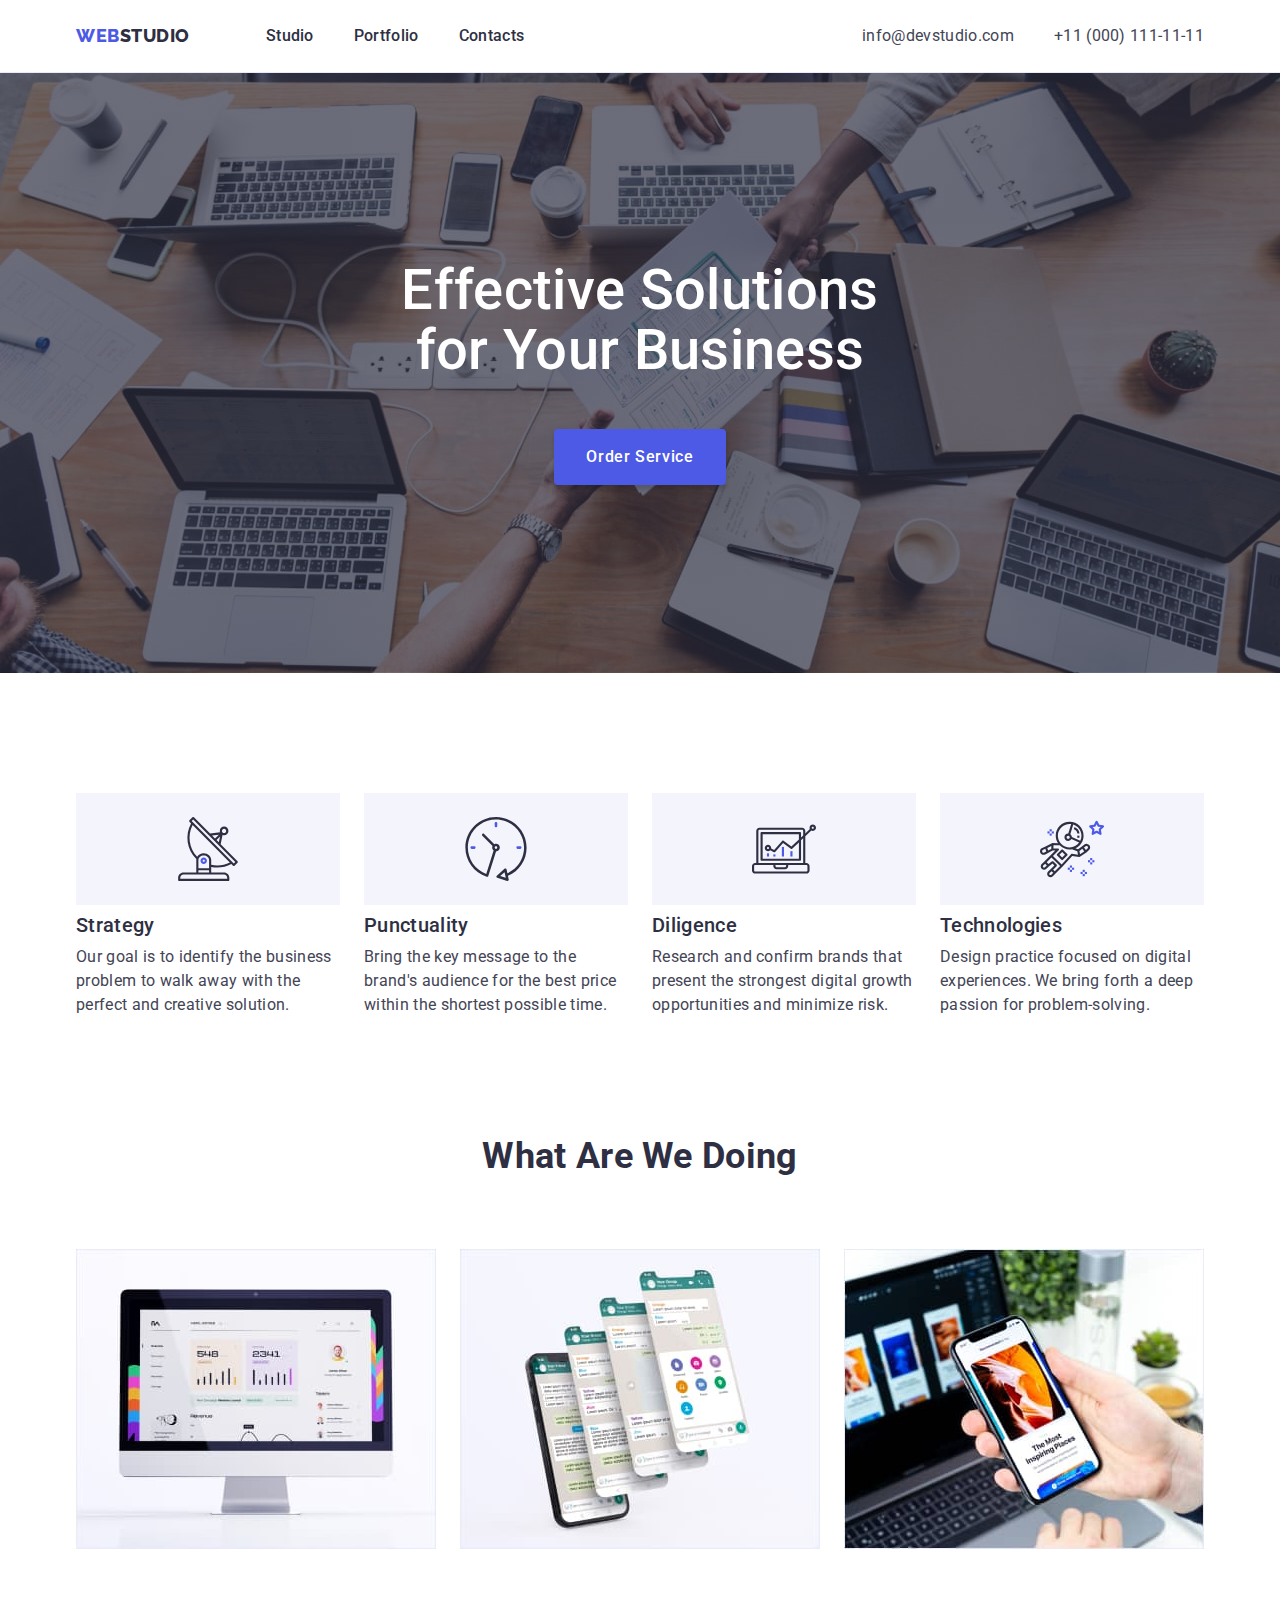
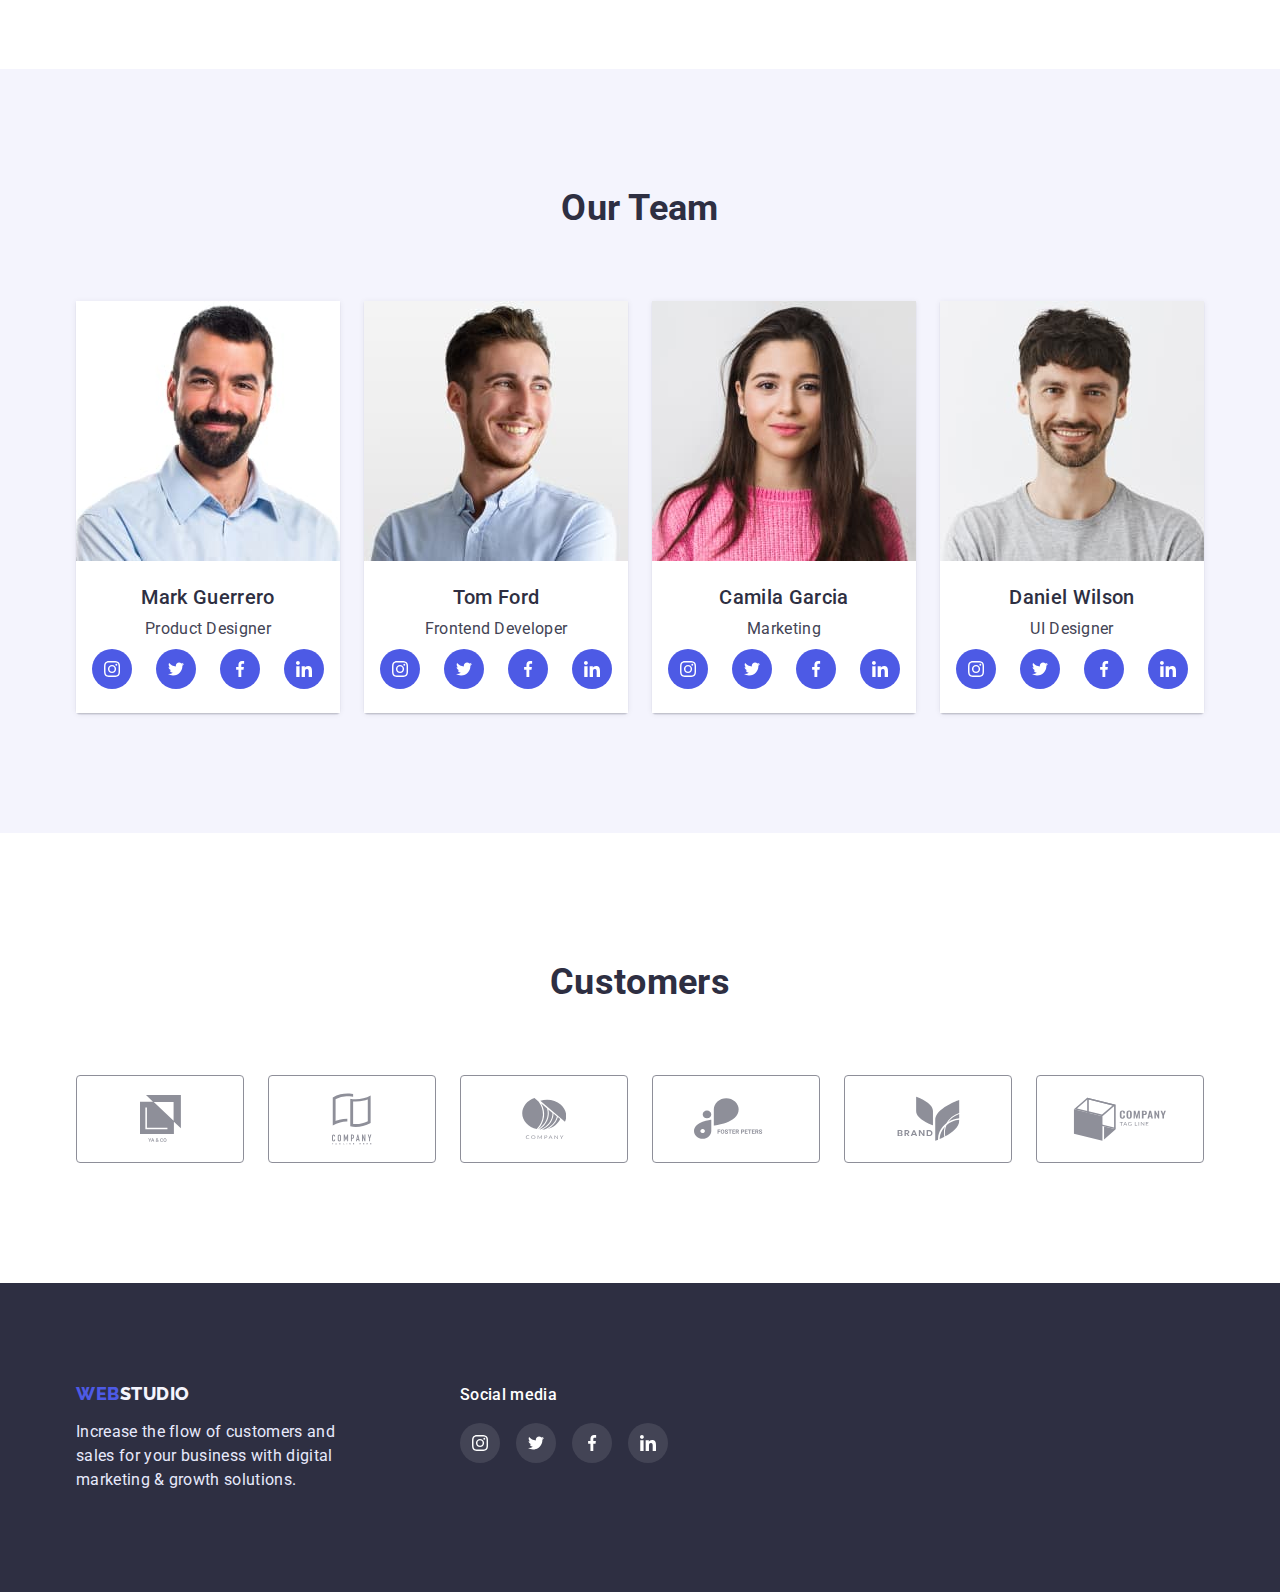
<file: index.html>
<!DOCTYPE html>
<html lang="en">
  <head>
    <meta charset="UTF-8" />
    <meta http-equiv="X-UA-Compatible" content="IE=edge" />
    <meta name="viewport" content="width=device-width, initial-scale=1.0" />
    <title>Homework</title>
    <link rel="preconnect" href="https://fonts.googleapis.com" />
    <link rel="preconnect" href="https://fonts.gstatic.com" crossorigin />
    <link
      href="https://fonts.googleapis.com/css2?family=Raleway:wght@800&family=Roboto:wght@400;500;700&display=swap"
      rel="stylesheet"
    />
    <link
      rel="stylesheet"
      href="https://cdn.jsdelivr.net/npm/modern-normalize@1.1.0/modern-normalize.min.css"
    />
    <link rel="stylesheet" href="./css/styles.css" />
  </head>
  <body>
    <header class="top-header">
      <div class="container header-container">
        <nav class="top-nav">
          <a class="link-logo link" href="./index.html"
            ><span class="web-top">Web</span
            ><span class="studio-top">Studio</span></a
          >
          <ul class="menu list">
            <li class="menu-item">
              <a class="menu-link link" href="./index.html">Studio</a>
            </li>
            <li class="menu-item">
              <a class="menu-link link" href="./portfolio.html">Portfolio</a>
            </li>
            <li class="menu-item">
              <a class="menu-link link" href="#">Contacts</a>
            </li>
          </ul>
        </nav>
        <!--contacts-->
        <ul class="list-contacts list">
          <li class="contact-item">
            <a class="email link" href="mailto:info@devstudio.com"
              >info@devstudio.com</a
            >
          </li>
          <li class="contact-item">
            <a class="phone-number link" href="tel:+110001111111"
              >+11 (000) 111-11-11</a
            >
          </li>
        </ul>
      </div>
    </header>
    <main>
      <!--hero-->
      <section class="hero">
        <div class="container">
          <h1 class="hero-title">Effective Solutions<br />for Your Business</h1>
          <button class="modal-button" type="button">Order Service</button>
        </div>
      </section>
      <!--feature-->
      <section class="section-feature">
        <div class="container">
          <h2 class="visually-hidden">feature</h2>
          <ul class="features list list-indent">
            <li class="feature-item icon-antenna">
              <h3 class="text-header-subtitle">Strategy</h3>
              <p class="text-description">
                Our goal is to identify the business problem to walk away with
                the perfect and creative solution.
              </p>
            </li>
            <li class="feature-item icon-clock">
              <h3 class="text-header-subtitle">Punctuality</h3>
              <p class="text-description">
                Bring the key message to the brand's audience for the best price
                within the shortest possible time.
              </p>
            </li>
            <li class="feature-item icon-diagram">
              <h3 class="text-header-subtitle">Diligence</h3>
              <p class="text-description">
                Research and confirm brands that present the strongest digital
                growth opportunities and minimize risk.
              </p>
            </li>
            <li class="feature-item icon-astronaut">
              <h3 class="text-header-subtitle">Technologies</h3>
              <p class="text-description">
                Design practice focused on digital experiences. We bring forth a
                deep passion for problem-solving.
              </p>
            </li>
          </ul>
        </div>
      </section>
      <!--What are we doing-->
      <section class="section-our-works">
        <div class="container">
          <h2 class="text-header-title">What are we doing</h2>
          <ul class="list list-indent">
            <li>
              <img
                src="./images/monitor.jpg"
                width="360"
                height="300"
                alt="monitor"
              />
            </li>
            <li>
              <img
                src="./images/protective_glass.jpg"
                width="360"
                height="300"
                alt="protective_glass"
              />
            </li>
            <li>
              <img
                src="./images/laptop.jpg"
                width="360"
                height="300"
                alt="laptop"
              />
            </li>
          </ul>
        </div>
      </section>
      <!--Our Team-->
      <section class="section-our-team">
        <div class="container">
          <h2 class="text-header-title">Our team</h2>
          <ul class="list list-indent">
            <li class="our-team-item">
              <img
                src="./images/mark.jpg"
                width="264"
                height="260"
                alt="mark"
              />
              <div class="our-team-description">
                <h3 class="text-header-subtitle">Mark Guerrero</h3>
                <p class="text-description">Product Designer</p>
                <ul class="social-list list">
                  <li class="social-list-item">
                    <a href="" class="social-list-link">
                      <svg class="social-list-icon" width="16" height="16">
                        <use href="./images/icons.svg#icon-instagram"></use>
                      </svg>
                    </a>
                  </li>
                  <li class="social-list-item">
                    <a href="" class="social-list-link">
                      <svg class="social-list-icon" width="16" height="16">
                        <use href="./images/icons.svg#icon-twitter"></use>
                      </svg>
                    </a>
                  </li>
                  <li class="social-list-item">
                    <a href="" class="social-list-link">
                      <svg class="social-list-icon" width="16" height="16">
                        <use href="./images/icons.svg#icon-facebook"></use>
                      </svg>
                    </a>
                  </li>
                  <li class="social-list-item">
                    <a href="" class="social-list-link">
                      <svg class="social-list-icon" width="16" height="16">
                        <use href="./images/icons.svg#icon-linkedin"></use>
                      </svg>
                    </a>
                  </li>
                </ul>
              </div>
            </li>
            <li class="our-team-item">
              <img src="./images/tom.jpg" width="264" height="260" alt="tom" />
              <div class="our-team-description">
                <h3 class="text-header-subtitle">Tom Ford</h3>
                <p class="text-description">Frontend Developer</p>
                <ul class="social-list list">
                  <li class="social-list-item">
                    <a href="" class="social-list-link">
                      <svg class="social-list-icon" width="16" height="16">
                        <use href="./images/icons.svg#icon-instagram"></use>
                      </svg>
                    </a>
                  </li>
                  <li class="social-list-item">
                    <a href="" class="social-list-link">
                      <svg class="social-list-icon" width="16" height="16">
                        <use href="./images/icons.svg#icon-twitter"></use>
                      </svg>
                    </a>
                  </li>
                  <li class="social-list-item">
                    <a href="" class="social-list-link">
                      <svg class="social-list-icon" width="16" height="16">
                        <use href="./images/icons.svg#icon-facebook"></use>
                      </svg>
                    </a>
                  </li>
                  <li class="social-list-item">
                    <a href="" class="social-list-link">
                      <svg class="social-list-icon" width="16" height="16">
                        <use href="./images/icons.svg#icon-linkedin"></use>
                      </svg>
                    </a>
                  </li>
                </ul>
              </div>
            </li>
            <li class="our-team-item">
              <img
                src="./images/camila.jpg"
                width="264"
                height="260"
                alt="camila"
              />
              <div class="our-team-description">
                <h3 class="text-header-subtitle">Camila Garcia</h3>
                <p class="text-description">Marketing</p>
                <ul class="social-list list">
                  <li class="social-list-item">
                    <a href="" class="social-list-link">
                      <svg class="social-list-icon" width="16" height="16">
                        <use href="./images/icons.svg#icon-instagram"></use>
                      </svg>
                    </a>
                  </li>
                  <li class="social-list-item">
                    <a href="" class="social-list-link">
                      <svg class="social-list-icon" width="16" height="16">
                        <use href="./images/icons.svg#icon-twitter"></use>
                      </svg>
                    </a>
                  </li>
                  <li class="social-list-item">
                    <a href="" class="social-list-link">
                      <svg class="social-list-icon" width="16" height="16">
                        <use href="./images/icons.svg#icon-facebook"></use>
                      </svg>
                    </a>
                  </li>
                  <li class="social-list-item">
                    <a href="" class="social-list-link">
                      <svg class="social-list-icon" width="16" height="16">
                        <use href="./images/icons.svg#icon-linkedin"></use>
                      </svg>
                    </a>
                  </li>
                </ul>
              </div>
            </li>
            <li class="our-team-item">
              <img
                src="./images/daniel.jpg"
                width="264"
                height="260"
                alt="daniel"
              />
              <div class="our-team-description">
                <h3 class="text-header-subtitle">Daniel Wilson</h3>
                <p class="text-description">UI Designer</p>
                <ul class="social-list list">
                  <li class="social-list-item">
                    <a href="" class="social-list-link">
                      <svg class="social-list-icon" width="16" height="16">
                        <use href="./images/icons.svg#icon-instagram"></use>
                      </svg>
                    </a>
                  </li>
                  <li class="social-list-item">
                    <a href="" class="social-list-link">
                      <svg class="social-list-icon" width="16" height="16">
                        <use href="./images/icons.svg#icon-twitter"></use>
                      </svg>
                    </a>
                  </li>
                  <li class="social-list-item">
                    <a href="" class="social-list-link">
                      <svg class="social-list-icon" width="16" height="16">
                        <use href="./images/icons.svg#icon-facebook"></use>
                      </svg>
                    </a>
                  </li>
                  <li class="social-list-item">
                    <a href="" class="social-list-link">
                      <svg class="social-list-icon" width="16" height="16">
                        <use href="./images/icons.svg#icon-linkedin"></use>
                      </svg>
                    </a>
                  </li>
                </ul>
              </div>
            </li>
          </ul>
        </div>
      </section>
      <!--Customers-->
      <section class="section-customers">
        <div class="container">
          <h2 class="text-header-title">Customers</h2>
          <ul class="list list-indent">
            <li class="customer-list-item">
              <a href="" class="customer-list-link">
                <svg class="customer-list-icon" width="41" height="46.97">
                  <use href="./images/icons.svg#icon-client1"></use>
                </svg>
              </a>
            </li>
            <li class="customer-list-item">
              <a href="" class="customer-list-link">
                <svg class="customer-list-icon" width="40" height="52">
                  <use href="./images/icons.svg#icon-client2"></use>
                </svg>
              </a>
            </li>
            <li class="customer-list-item">
              <a href="" class="customer-list-link">
                <svg class="customer-list-icon" width="44" height="41">
                  <use href="./images/icons.svg#icon-client3"></use>
                </svg>
              </a>
            </li>
            <li class="customer-list-item">
              <a href="" class="customer-list-link">
                <svg class="customer-list-icon" width="84" height="41">
                  <use href="./images/icons.svg#icon-client4"></use>
                </svg>
              </a>
            </li>
            <li class="customer-list-item">
              <a href="" class="customer-list-link">
                <svg class="customer-list-icon" width="63" height="45">
                  <use href="./images/icons.svg#icon-client5"></use>
                </svg>
              </a>
            </li>
            <li class="customer-list-item">
              <a href="" class="customer-list-link">
                <svg class="customer-list-icon" width="94" height="44">
                  <use href="./images/icons.svg#icon-client6"></use>
                </svg>
              </a>
            </li>
          </ul>
        </div>
      </section>
    </main>
    <footer class="footer">
      <div class="container block-footer">
        <div class="footer-purpose">
          <a class="link-logo-bottom link" href="#"
            ><span class="web-bottom">Web</span
            ><span class="studio-bottom">Studio</span></a
          >
          <p class="text-footer">
            Increase the flow of customers and sales for your business with
            digital marketing & growth solutions.
          </p>
        </div>
        <div>
          <h2 class="social-title">Social media</h2>
          <ul class="footer-list list">
            <li class="footer-list-item">
              <a href="" class="footer-list-link">
                <svg class="footer-list-icon" width="16" height="16">
                  <use href="./images/icons.svg#icon-instagram"></use>
                </svg>
              </a>
            </li>
            <li class="footer-list-item">
              <a href="" class="footer-list-link">
                <svg class="footer-list-icon" width="16" height="16">
                  <use href="./images/icons.svg#icon-twitter"></use>
                </svg>
              </a>
            </li>
            <li class="footer-list-item">
              <a href="" class="footer-list-link">
                <svg class="footer-list-icon" width="16" height="16">
                  <use href="./images/icons.svg#icon-facebook"></use>
                </svg>
              </a>
            </li>
            <li class="footer-list-item">
              <a href="" class="footer-list-link">
                <svg class="footer-list-icon" width="16" height="16">
                  <use href="./images/icons.svg#icon-linkedin"></use>
                </svg>
              </a>
            </li>
          </ul>
        </div>
      </div>
    </footer>
  </body>
</html>
</file>
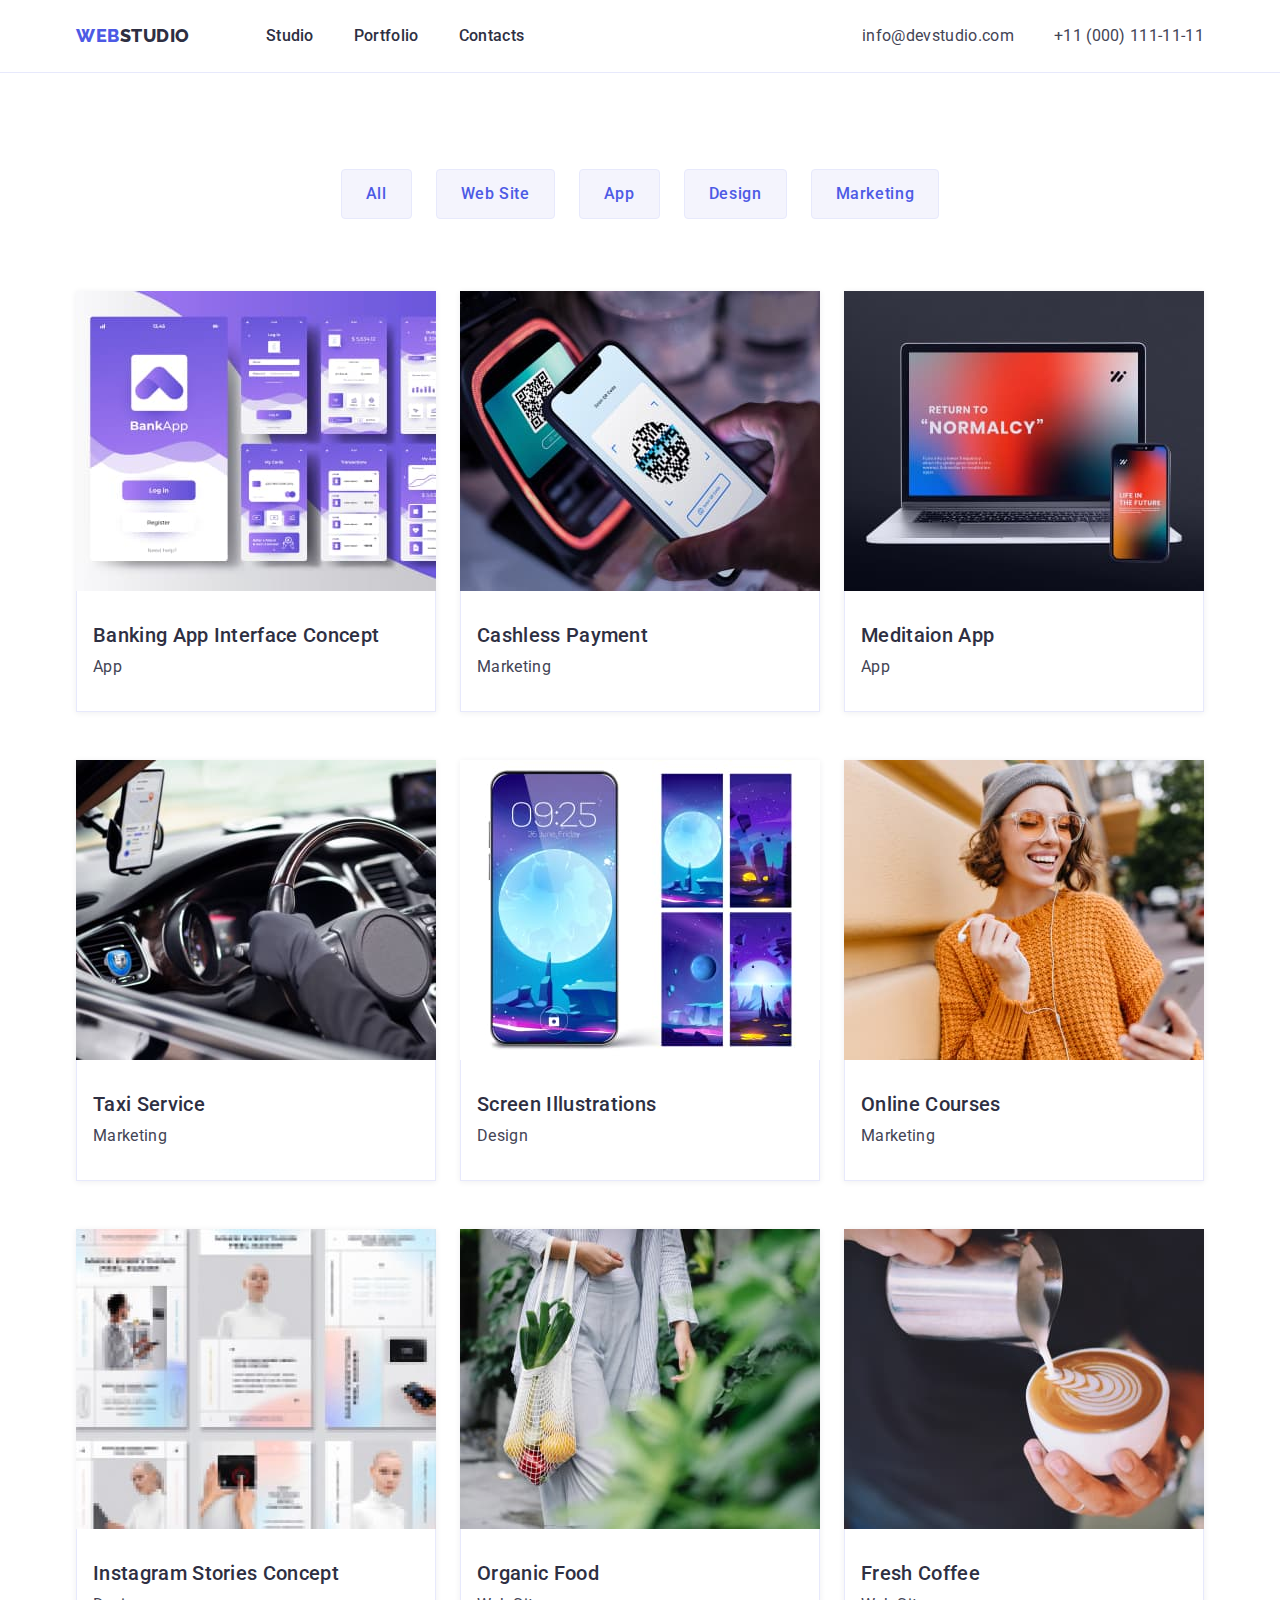
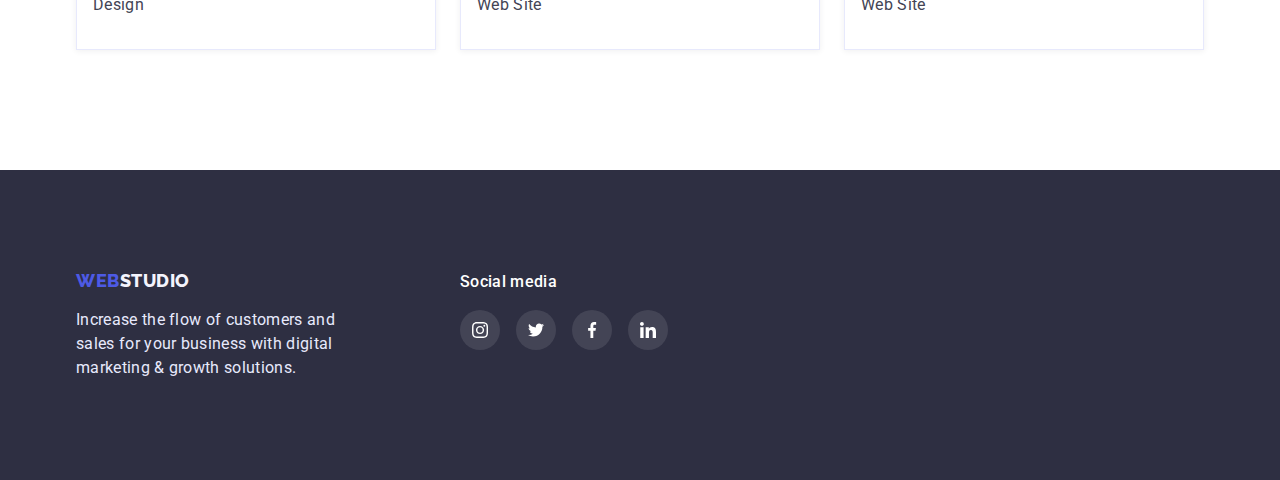
<file: portfolio.html>
<!DOCTYPE html>
<html lang="en">
  <head>
    <meta charset="UTF-8" />
    <meta http-equiv="X-UA-Compatible" content="IE=edge" />
    <meta name="viewport" content="width=device-width, initial-scale=1.0" />
    <title>Portfolio</title>
    <link rel="preconnect" href="https://fonts.googleapis.com" />
    <link rel="preconnect" href="https://fonts.gstatic.com" crossorigin />
    <link
      href="https://fonts.googleapis.com/css2?family=Raleway:wght@800&family=Roboto:wght@400;500;700&display=swap"
      rel="stylesheet"
    />
    <link
      rel="stylesheet"
      href="https://cdn.jsdelivr.net/npm/modern-normalize@1.1.0/modern-normalize.min.css"
    />
    <link rel="stylesheet" href="./css/styles.css" />
  </head>
  <body>
    <header class="top-header">
      <div class="container header-container">
        <nav class="top-nav">
          <a class="link-logo link" href="./index.html"
            ><span class="web-top">Web</span
            ><span class="studio-top">Studio</span></a
          >
          <ul class="menu list">
            <li class="menu-item">
              <a class="menu-link link" href="./index.html">Studio</a>
            </li>
            <li class="menu-item">
              <a class="menu-link link" href="./portfolio.html">Portfolio</a>
            </li>
            <li class="menu-item">
              <a class="menu-link link" href="#">Contacts</a>
            </li>
          </ul>
        </nav>
        <!--contacts-->
        <ul class="list-contacts list">
          <li class="contact-item">
            <a class="email link" href="mailto:info@devstudio.com"
              >info@devstudio.com</a
            >
          </li>
          <li class="contact-item">
            <a class="phone-number link" href="tel:+110001111111"
              >+11 (000) 111-11-11</a
            >
          </li>
        </ul>
      </div>
    </header>
    <main>
      <!--Portfolio-->
      <section class="section-portfolio">
        <div class="container">
          <h1 class="visually-hidden">Portfolio</h1>
          <ul class="list-filter-buttons list list-indent">
            <li><button class="filter-button" type="button">All</button></li>
            <li>
              <button class="filter-button" type="button">Web Site</button>
            </li>
            <li><button class="filter-button" type="button">App</button></li>
            <li><button class="filter-button" type="button">Design</button></li>
            <li>
              <button class="filter-button" type="button">Marketing</button>
            </li>
          </ul>
          <ul class="our-works list list-indent">
            <li class="our-works-item">
              <a class="our-works-link link" href="#">
                <img
                  src="./images/portfolio/banking_app.jpg"
                  width="360"
                  height="300"
                  alt="Banking App"
                />
                <div class="our-works-description">
                  <h2 class="text-header-subtitle">
                    Banking App Interface Concept
                  </h2>
                  <p class="text-description">App</p>
                </div></a
              >
            </li>
            <li class="our-works-item">
              <a class="our-works-link link" href="#">
                <img
                  src="./images/portfolio/cashless_payment.jpg"
                  width="360"
                  height="300"
                  alt="Cashless Payment"
                />
                <div class="our-works-description">
                  <h2 class="text-header-subtitle">Cashless Payment</h2>
                  <p class="text-description">Marketing</p>
                </div></a
              >
            </li>
            <li class="our-works-item">
              <a class="our-works-link link" href="#">
                <img
                  src="./images/portfolio/meditation_app.jpg"
                  width="360"
                  height="300"
                  alt="Meditaion App"
                />
                <div class="our-works-description">
                  <h2 class="text-header-subtitle">Meditaion App</h2>
                  <p class="text-description">App</p>
                </div></a
              >
            </li>
            <li class="our-works-item">
              <a class="our-works-link link" href="#">
                <img
                  src="./images/portfolio/taxi_service.jpg"
                  width="360"
                  height="300"
                  alt="Taxi Service"
                />
                <div class="our-works-description">
                  <h2 class="text-header-subtitle">Taxi Service</h2>
                  <p class="text-description">Marketing</p>
                </div></a
              >
            </li>
            <li class="our-works-item">
              <a class="our-works-link link" href="#">
                <img
                  src="./images/portfolio/screen_illustrations.jpg"
                  width="360"
                  height="300"
                  alt="Screen Illustrations"
                />
                <div class="our-works-description">
                  <h2 class="text-header-subtitle">Screen Illustrations</h2>
                  <p class="text-description">Design</p>
                </div>
              </a>
            </li>
            <li class="our-works-item">
              <a class="our-works-link link" href="#">
                <img
                  src="./images/portfolio/online_courses.jpg"
                  width="360"
                  height="300"
                  alt="Online Courses"
                />
                <div class="our-works-description">
                  <h2 class="text-header-subtitle">Online Courses</h2>
                  <p class="text-description">Marketing</p>
                </div>
              </a>
            </li>
            <li class="our-works-item">
              <a class="our-works-link link" href="#">
                <img
                  src="./images/portfolio/instagram_stories.jpg"
                  width="360"
                  height="300"
                  alt="Instagram Stories Concept"
                />
                <div class="our-works-description">
                  <h2 class="text-header-subtitle">
                    Instagram Stories Concept
                  </h2>
                  <p class="text-description">Design</p>
                </div>
              </a>
            </li>
            <li class="our-works-item">
              <a class="our-works-link link" href="#">
                <img
                  src="./images/portfolio/organic_food.jpg"
                  width="360"
                  height="300"
                  alt="Organic Food"
                />
                <div class="our-works-description">
                  <h2 class="text-header-subtitle">Organic Food</h2>
                  <p class="text-description">Web Site</p>
                </div>
              </a>
            </li>
            <li class="our-works-item">
              <a class="our-works-link link" href="#">
                <img
                  src="./images/portfolio/fresh_coffee.jpg"
                  width="360"
                  height="300"
                  alt="Fresh Coffee"
                />
                <div class="our-works-description">
                  <h2 class="text-header-subtitle">Fresh Coffee</h2>
                  <p class="text-description">Web Site</p>
                </div>
              </a>
            </li>
          </ul>
        </div>
      </section>
    </main>
    <footer class="footer">
      <div class="container block-footer">
        <div class="footer-purpose">
          <a class="link-logo-bottom link" href="#"
            ><span class="web-bottom">Web</span
            ><span class="studio-bottom">Studio</span></a
          >
          <p class="text-footer">
            Increase the flow of customers and sales for your business with
            digital marketing & growth solutions.
          </p>
        </div>
        <div>
          <h2 class="social-title">Social media</h2>
          <ul class="footer-list list">
            <li class="footer-list-item">
              <a href="" class="footer-list-link">
                <svg class="footer-list-icon" width="16" height="16">
                  <use href="./images/icons.svg#icon-instagram"></use>
                </svg>
              </a>
            </li>
            <li class="footer-list-item">
              <a href="" class="footer-list-link">
                <svg class="footer-list-icon" width="16" height="16">
                  <use href="./images/icons.svg#icon-twitter"></use>
                </svg>
              </a>
            </li>
            <li class="footer-list-item">
              <a href="" class="footer-list-link">
                <svg class="footer-list-icon" width="16" height="16">
                  <use href="./images/icons.svg#icon-facebook"></use>
                </svg>
              </a>
            </li>
            <li class="footer-list-item">
              <a href="" class="footer-list-link">
                <svg class="footer-list-icon" width="16" height="16">
                  <use href="./images/icons.svg#icon-linkedin"></use>
                </svg>
              </a>
            </li>
          </ul>
        </div>
      </div>
    </footer>
  </body>
</html>
</file>
<file: css/styles.css>
/*variables*/
:root {
  --dark-text-color: #434455;
  --light-text-color: #ffffff;
  --dark-header-color: #2e2f42;
  --hover-link-color: #4d5ae5;
  --focus-button-color: #404bbf;
  --footer-text-color: #e7e9fc;
  --logo-bottom-color: #f4f4fd;
  --light-slate: #8e8f99;
  --green: #31d0aa;
}
/*common styles*/
body {
  font-family: "Roboto", sans-serif;
  letter-spacing: 0.02em;
  background: var(--light-text-color);
}

.list {
  list-style: none;
  padding: 0;
  margin: 0;
}
.list-indent {
  column-gap: 24px;
  row-gap: 48px;
  display: flex;
}

.link {
  text-decoration: none;
}

h1,
h2,
h3,
p {
  margin-top: 0;
  margin-bottom: 0;
}

img {
  display: block;
}

button {
  cursor: pointer;
}
/*components */
.container {
  width: 1158px;
  margin-left: auto;
  margin-right: auto;
  padding-left: 15px;
  padding-right: 15px;
}

.text-header-title {
  font-weight: 700;
  font-size: 36px;
  line-height: 1.11;
  text-align: center;
  text-transform: capitalize;
  color: var(--dark-header-color);
  margin-bottom: 72px;
}

.text-header-subtitle {
  font-weight: 500;
  font-size: 20px;
  line-height: 1.2;
  color: var(--dark-header-color);
  margin-bottom: 8px;
}

.text-description {
  font-size: 16px;
  line-height: 1.5;
  color: var(--dark-text-color);
}

.visually-hidden {
  position: absolute;
  width: 1px;
  height: 1px;
  margin: -1px;
  border: 0;
  padding: 0;
  white-space: nowrap;
  clip-path: inset(100%);
  clip: rect(0 0 0 0);
  overflow: hidden;
}
/*header*/
.top-header {
  background: var(--light-text-color);
  border-bottom: 1px solid var(--footer-text-color);
}

.header-container {
  display: flex;
  align-items: center;
}
/*nav*/
.top-nav {
  display: flex;
  align-items: center;
}

.link-logo {
  font-family: "Raleway";
  font-weight: 800;
  font-size: 18px;
  letter-spacing: 0.03em;
  text-transform: uppercase;
  margin-right: 76px;
  display: block;
  padding-top: 24px;
  padding-bottom: 24px;
}

.web-top {
  line-height: 1.33;
  color: var(--hover-link-color);
}

.studio-top {
  line-height: 1.33;
  color: var(--dark-header-color);
}

.menu {
  align-items: center;
  display: flex;
}

.menu-item:not(:last-child) {
  margin-right: 40px;
}

.menu-link {
  font-weight: 500;
  font-size: 16px;
  line-height: 1.5;
  color: var(--dark-header-color);
  display: block;
  padding-top: 24px;
  padding-bottom: 24px;
}

.menu-link:hover,
.menu-link:focus {
  color: var(--hover-link-color);
}

/*contacts*/
.list-contacts {
  margin-left: auto;
  display: flex;
}

.contact-item:not(:last-child) {
  margin-right: 40px;
}

.email,
.phone-number {
  font-size: 16px;
  line-height: 1.5;
  color: var(--dark-text-color);
  padding-top: 24px;
  padding-bottom: 24px;
  display: block;
}
.email:hover,
.email:focus,
.phone-number:hover,
.phone-number:focus {
  color: var(--hover-link-color);
}

/*hero*/
.hero {
  background: var(--dark-header-color);
  text-align: center;
  padding-bottom: 188px;
  padding-top: 188px;
  background-image: linear-gradient(
      rgba(46, 47, 66, 0.7),
      rgba(46, 47, 66, 0.7)
    ),
    url(../images/hero_image.jpg);
  max-width: 1440рх;
  background-repeat: no-repeat;
  background-position: center;
  background-color: var(--dark-header-color);
}

.hero-title {
  margin-top: 0;
  margin-bottom: 48px;
  font-weight: 500;
  font-size: 56px;
  line-height: 1.07;
  color: var(--light-text-color);
  margin-bottom: 48px;
}
.modal-button {
  font-family: "Roboto", sans-serif;
  font-weight: 500;
  font-size: 16px;
  line-height: 1.5;
  text-align: center;
  min-width: 169px;
  padding: 16px 32px;
  letter-spacing: 0.04em;
  color: var(--light-text-color);
  background: var(--hover-link-color);
  box-shadow: 0px 4px 4px rgba(0, 0, 0, 0.15);
  border-radius: 4px;
  border: none;
}

.modal-button:hover,
.modal-button:focus {
  background: var(--focus-button-color);
  box-shadow: 0px 4px 4px rgba(0, 0, 0, 0.15);
  border-radius: 4px;
}

/*feature*/
.section-feature {
  padding-top: 120px;
}

.feature-item {
  width: 264px;
}
.feature-item::before {
  display: block;
  content: "";
  height: 112px;
  background-size: 64px;
  background-repeat: no-repeat;
  background-position: center;
  background-color: var(--logo-bottom-color);
  margin-bottom: 8px;
}
.icon-antenna::before {
  background-image: url(../images/icons/antenna.svg);
}
.icon-clock::before {
  background-image: url(../images/icons/clock.svg);
}
.icon-diagram::before {
  background-image: url(../images/icons/diagram.svg);
}
.icon-astronaut::before {
  background-image: url(../images/icons/astronaut.svg);
}
/*What are we doing*/
.section-our-works {
  padding-top: 120px;
  padding-bottom: 120px;
}

/*Our Team*/
.section-our-team {
  background: var(--logo-bottom-color);
  padding-top: 120px;
  padding-bottom: 120px;
}

.our-team-item {
  box-shadow: 0px 1px 6px rgba(46, 47, 66, 0.08),
    0px 1px 1px rgba(46, 47, 66, 0.16), 0px 2px 1px rgba(46, 47, 66, 0.08);
  border-radius: 0px 0px 4px 4px;
}

.our-team-description {
  padding: 24px 16px;
  text-align: center;
  background: var(--light-text-color);
}

.social-list {
  display: flex;
  justify-content: center;
  gap: 24px;
  margin-top: 8px;
}
.social-list-item {
  width: 40px;
  height: 40px;
}
.social-list-link {
  display: flex;
  justify-content: center;
  align-items: center;
  width: 100%;
  height: 100%;
  border-radius: 50%;
  background-color: var(--hover-link-color);
}

.social-list-link:hover,
.social-list-link:focus {
  background-color: var(--focus-button-color);
}
.social-list-icon {
  fill: var(--light-text-color);
}
.social-list-icon:hover,
.social-list-icon:focus {
  fill: var(--logo-bottom-color);
}
/*Customers*/
.section-customers {
  padding-top: 130px;
  padding-bottom: 120px;
}
.customer-list-item {
  width: 168px;
  height: 88px;
}
.customer-list-link {
  width: 100%;
  height: 100%;
  display: flex;
  justify-content: center;
  align-items: center;
  border: 1px solid #8e8f99;
  border-radius: 4px;
  color: #8e8f99;
}
.customer-list-icon {
  fill: currentColor;
}
.customer-list-link:hover,
.customer-list-link:focus {
  border: 1px solid var(--focus-button-color);
  color: var(--focus-button-color);
}

/*footer*/
.footer {
  background: var(--dark-header-color);
  padding-top: 100px;
  padding-bottom: 100px;
}
.block-footer {
  display: flex;
}

.text-footer {
  font-size: 16px;
  line-height: 1.5;
  color: var(--footer-text-color);
  margin-top: 16px;
  width: 264px;
}
.footer-purpose {
  margin-right: 120px;
}
.link-logo-bottom {
  font-family: "Raleway";
  font-weight: 800;
  font-size: 18px;
  letter-spacing: 0.03em;
  text-transform: uppercase;
  margin-right: 76px;
  display: block;
}
.web-bottom {
  line-height: 1.17;
  color: var(--hover-link-color);
}

.studio-bottom {
  line-height: 1.17;
  color: var(--logo-bottom-color);
}

.social-title {
  font-weight: 500;
  font-size: 16px;
  line-height: 1.5;
  color: var(--light-text-color);
}
.footer-list {
  display: flex;
  justify-content: center;
  gap: 16px;
  margin-top: 16px;
}
.footer-list-item {
  width: 40px;
  height: 40px;
}
.footer-list-link {
  display: flex;
  justify-content: center;
  align-items: center;
  width: 100%;
  height: 100%;
  border-radius: 50%;
  background: rgba(255, 255, 255, 0.1);
}

.footer-list-link:hover,
.footer-list-link:focus {
  background-color: var(--green);
}

.footer-list-icon {
  fill: var(--light-text-color);
}

.footer-list-icon:hover,
.footer-list-icon:focus {
  fill: var(--logo-bottom-color);
}

/*Portfolio*/
.section-portfolio {
  padding-top: 96px;
  padding-bottom: 120px;
}

.list-filter-buttons {
  margin-bottom: 72px;
  justify-content: center;
}
.filter-button {
  font-family: "Roboto", sans-serif;
  background: var(--logo-bottom-color);
  border: 1px solid var(--footer-text-color);
  border-radius: 4px;
  font-weight: 500;
  font-size: 16px;
  line-height: 1.5;
  align-items: center;
  text-align: center;
  letter-spacing: 0.04em;
  color: var(--hover-link-color);
  padding: 12px 24px;
}
.filter-button:hover,
.filter-button:focus {
  color: var(--light-text-color);
  background: var(--focus-button-color);
  box-shadow: 0px 3px 1px rgba(0, 0, 0, 0.1), 0px 2px 1px rgba(0, 0, 0, 0.08),
    0px 2px 2px rgba(0, 0, 0, 0.12);
}

.our-works {
  flex-wrap: wrap;
}

.our-works-item {
  box-shadow: 0px 1px 6px rgba(46, 47, 66, 0.08);
  box-sizing: border-box;
  /*flex-basis: calc((100%-48px) / 3);*/
  flex-shrink: calc((100%-48px) / 3);
}
.our-works-link{
  display: block;
}
.our-works-link:hover,
.our-works-link:focus {
  box-shadow: 0px 1px 6px rgba(46, 47, 66, 0.08),
    0px 1px 1px rgba(46, 47, 66, 0.16), 0px 2px 1px rgba(46, 47, 66, 0.08);
}
.our-works-description {
  padding-top: 32px;
  padding-bottom: 32px;
  padding-left: 16px;
  background: var(--light-text-color);
  border: 1px solid var(--footer-text-color);
  border-top: none;
}
</file>
